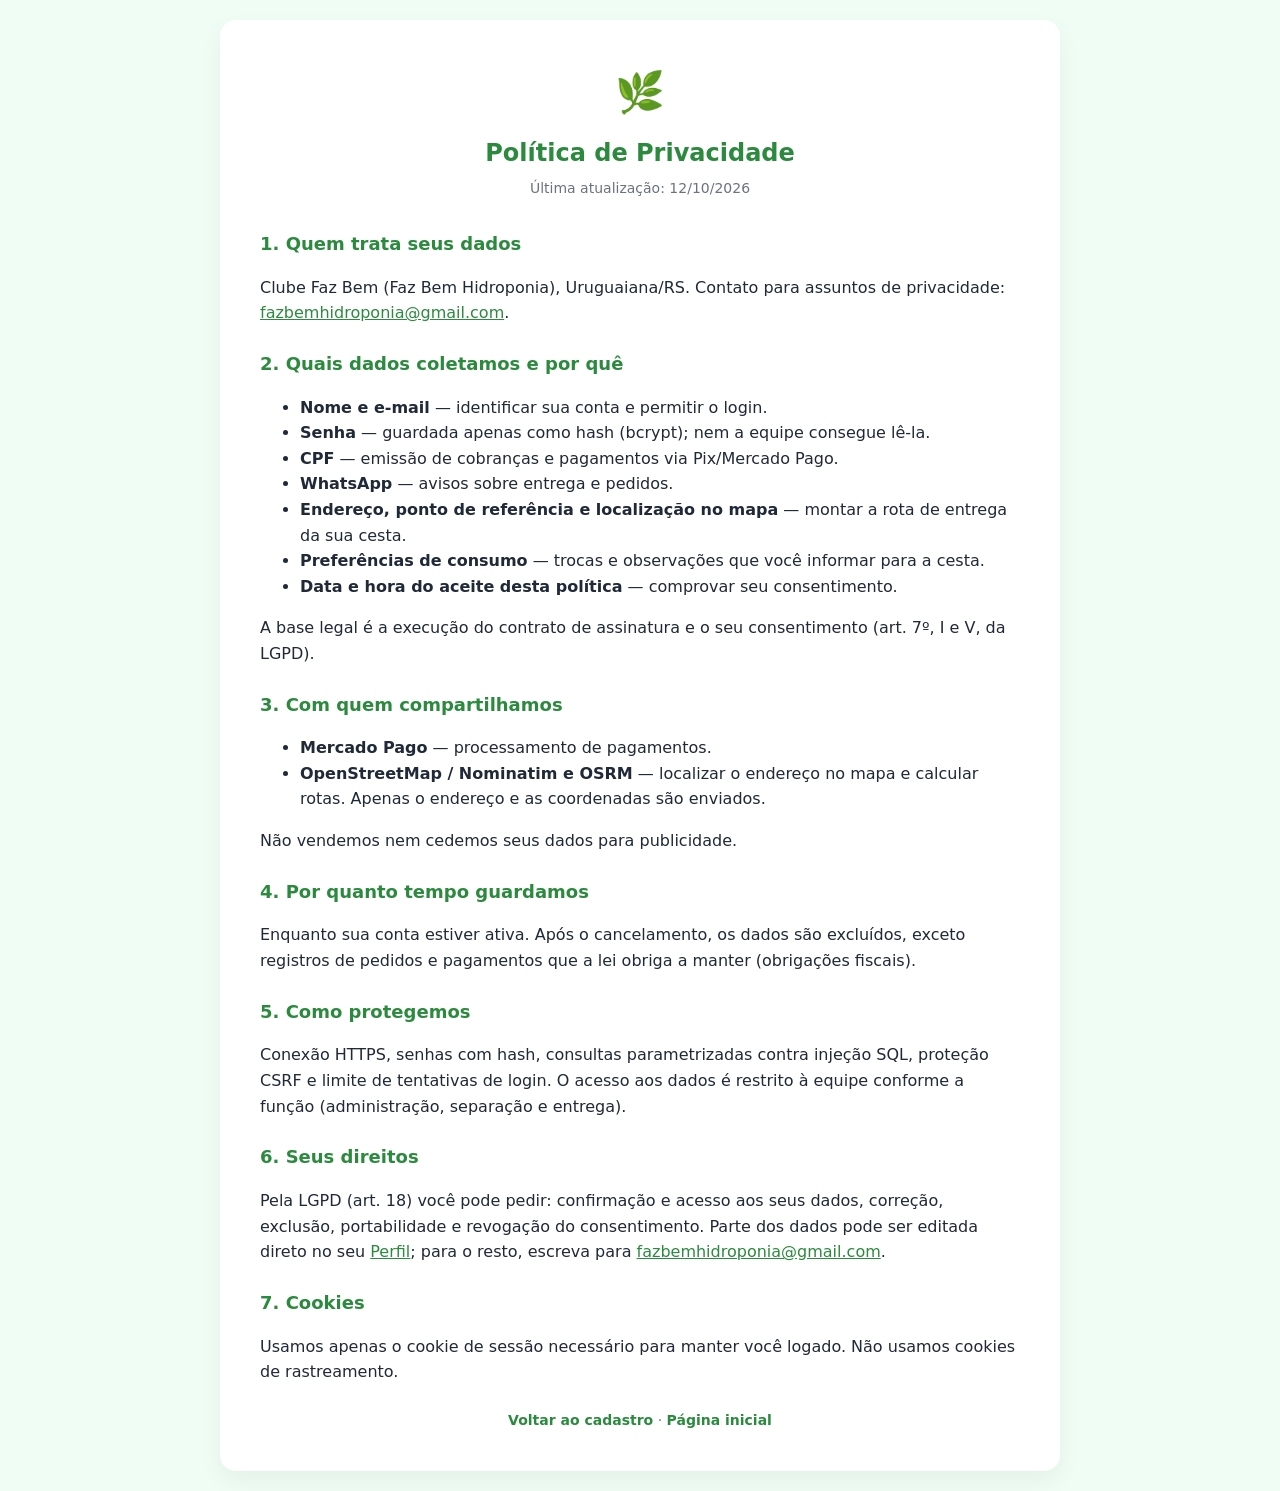
<file: privacidade.html>
<!doctype html>
<html lang="pt-BR">

<head>
  <meta charset="utf-8">
  <meta name="viewport" content="width=device-width, initial-scale=1.0">
  <title>Política de Privacidade — Faz Bem</title>
  <meta name="description" content="Como o Clube Faz Bem coleta, usa e protege seus dados pessoais, conforme a LGPD (Lei 13.709/2018).">
  <link rel="canonical" href="https://clubefazbem.duckdns.org/privacidade.html">
  <link rel="stylesheet" href="css/cadastro.css">
</head>

<body>
  <main class="container policy">
    <div class="brand">
      <span aria-hidden="true">🌿</span>
      <h1>Política de Privacidade</h1>
      <p>Última atualização: 12/10/2026</p>
    </div>

    <h2>1. Quem trata seus dados</h2>
    <p>
      Clube Faz Bem (Faz Bem Hidroponia), Uruguaiana/RS. Contato para assuntos de privacidade:
      <a href="mailto:fazbemhidroponia@gmail.com">fazbemhidroponia@gmail.com</a>.
    </p>

    <h2>2. Quais dados coletamos e por quê</h2>
    <ul>
      <li><strong>Nome e e-mail</strong> — identificar sua conta e permitir o login.</li>
      <li><strong>Senha</strong> — guardada apenas como hash (bcrypt); nem a equipe consegue lê-la.</li>
      <li><strong>CPF</strong> — emissão de cobranças e pagamentos via Pix/Mercado Pago.</li>
      <li><strong>WhatsApp</strong> — avisos sobre entrega e pedidos.</li>
      <li><strong>Endereço, ponto de referência e localização no mapa</strong> — montar a rota de entrega
        da sua cesta.</li>
      <li><strong>Preferências de consumo</strong> — trocas e observações que você informar para a cesta.</li>
      <li><strong>Data e hora do aceite desta política</strong> — comprovar seu consentimento.</li>
    </ul>
    <p>A base legal é a execução do contrato de assinatura e o seu consentimento (art. 7º, I e V, da LGPD).</p>

    <h2>3. Com quem compartilhamos</h2>
    <ul>
      <li><strong>Mercado Pago</strong> — processamento de pagamentos.</li>
      <li><strong>OpenStreetMap / Nominatim e OSRM</strong> — localizar o endereço no mapa e calcular rotas.
        Apenas o endereço e as coordenadas são enviados.</li>
    </ul>
    <p>Não vendemos nem cedemos seus dados para publicidade.</p>

    <h2>4. Por quanto tempo guardamos</h2>
    <p>
      Enquanto sua conta estiver ativa. Após o cancelamento, os dados são excluídos, exceto registros de
      pedidos e pagamentos que a lei obriga a manter (obrigações fiscais).
    </p>

    <h2>5. Como protegemos</h2>
    <p>
      Conexão HTTPS, senhas com hash, consultas parametrizadas contra injeção SQL, proteção CSRF e limite de
      tentativas de login. O acesso aos dados é restrito à equipe conforme a função (administração,
      separação e entrega).
    </p>

    <h2>6. Seus direitos</h2>
    <p>
      Pela LGPD (art. 18) você pode pedir: confirmação e acesso aos seus dados, correção, exclusão,
      portabilidade e revogação do consentimento. Parte dos dados pode ser editada direto no seu
      <a href="perfil.html">Perfil</a>; para o resto, escreva para
      <a href="mailto:fazbemhidroponia@gmail.com">fazbemhidroponia@gmail.com</a>.
    </p>

    <h2>7. Cookies</h2>
    <p>Usamos apenas o cookie de sessão necessário para manter você logado. Não usamos cookies de rastreamento.</p>

    <div class="login-link">
      <a href="cadastro.html">Voltar ao cadastro</a> · <a href="index.html">Página inicial</a>
    </div>
  </main>
</body>

</html>
</file>
<file: css/cadastro.css>
:root {
        --green-primary: #2b8a3e;
        --green-light: #dcfce7;
        --text-dark: #1f2937;
        --bg-color: #f0fdf4;
    }

    body { 
        margin: 0; 
        font-family: 'Inter', system-ui, -apple-system, sans-serif; 
        background: var(--bg-color); 
        display: flex; 
        align-items: center; 
        justify-content: center; 
        min-height: 100vh; 
        padding: 20px; 
        box-sizing: border-box; 
        color: var(--text-dark);
    }

    .container { 
        background: white; 
        padding: 40px; 
        border-radius: 16px; 
        box-shadow: 0 10px 25px rgba(0, 0, 0, 0.05); 
        width: 100%; 
        max-width: 500px; 
    }

    .brand {
        text-align: center;
        margin-bottom: 30px;
    }

    .brand span { font-size: 40px; display: block; margin-bottom: 10px; }
    .brand h1 { margin: 0; color: var(--green-primary); font-size: 24px; }
    .brand p { margin: 5px 0 0; color: #6b7280; font-size: 14px; }

    .form-group { margin-bottom: 16px; }
    
    label { 
        display: block; 
        margin-bottom: 6px; 
        font-weight: 600; 
        color: #374151; 
        font-size: 14px; 
    }

    input, select { 
        width: 100%; 
        padding: 12px; 
        border: 1px solid #d1d5db; 
        border-radius: 8px; 
        font-size: 15px; 
        box-sizing: border-box; 
        transition: border-color 0.2s;
        outline: none;
    }

    input:focus, select:focus { 
        border-color: var(--green-primary); 
        box-shadow: 0 0 0 3px var(--green-light); 
    }

    .row { display: flex; gap: 15px; }
    .col { flex: 1; }

    .btn { 
        background: var(--green-primary); 
        color: white; 
        width: 100%; 
        padding: 14px; 
        border: none; 
        border-radius: 8px; 
        font-size: 16px; 
        font-weight: bold; 
        cursor: pointer; 
        transition: background 0.2s; 
        margin-top: 10px; 
    }

    .btn:hover { background: #15803d; }
    .btn:disabled { background: #9ca3af; cursor: not-allowed; }

    .login-link { 
        text-align: center; 
        margin-top: 24px; 
        font-size: 14px; 
        color: #6b7280; 
    }

    .login-link a { 
        color: var(--green-primary); 
        text-decoration: none; 
        font-weight: 700; 
    }
    
    .login-link a:hover { text-decoration: underline; }

    .consent { display: flex; gap: 8px; align-items: flex-start; font-weight: 400; }
    .consent input { width: auto; margin-top: 3px; }
    .consent a, .policy a { color: var(--green-primary); }

    .policy { max-width: 760px; line-height: 1.6; }
    .policy h2 { font-size: 18px; color: var(--green-primary); margin: 24px 0 8px; }

    @media (max-width: 480px) {
        body {
            padding: 10px;
        }

        .container {
            padding: 20px;
            border-radius: 12px;
        }

        .row {
            flex-direction: column;
            gap: 12px;
        }
    }
</file>
